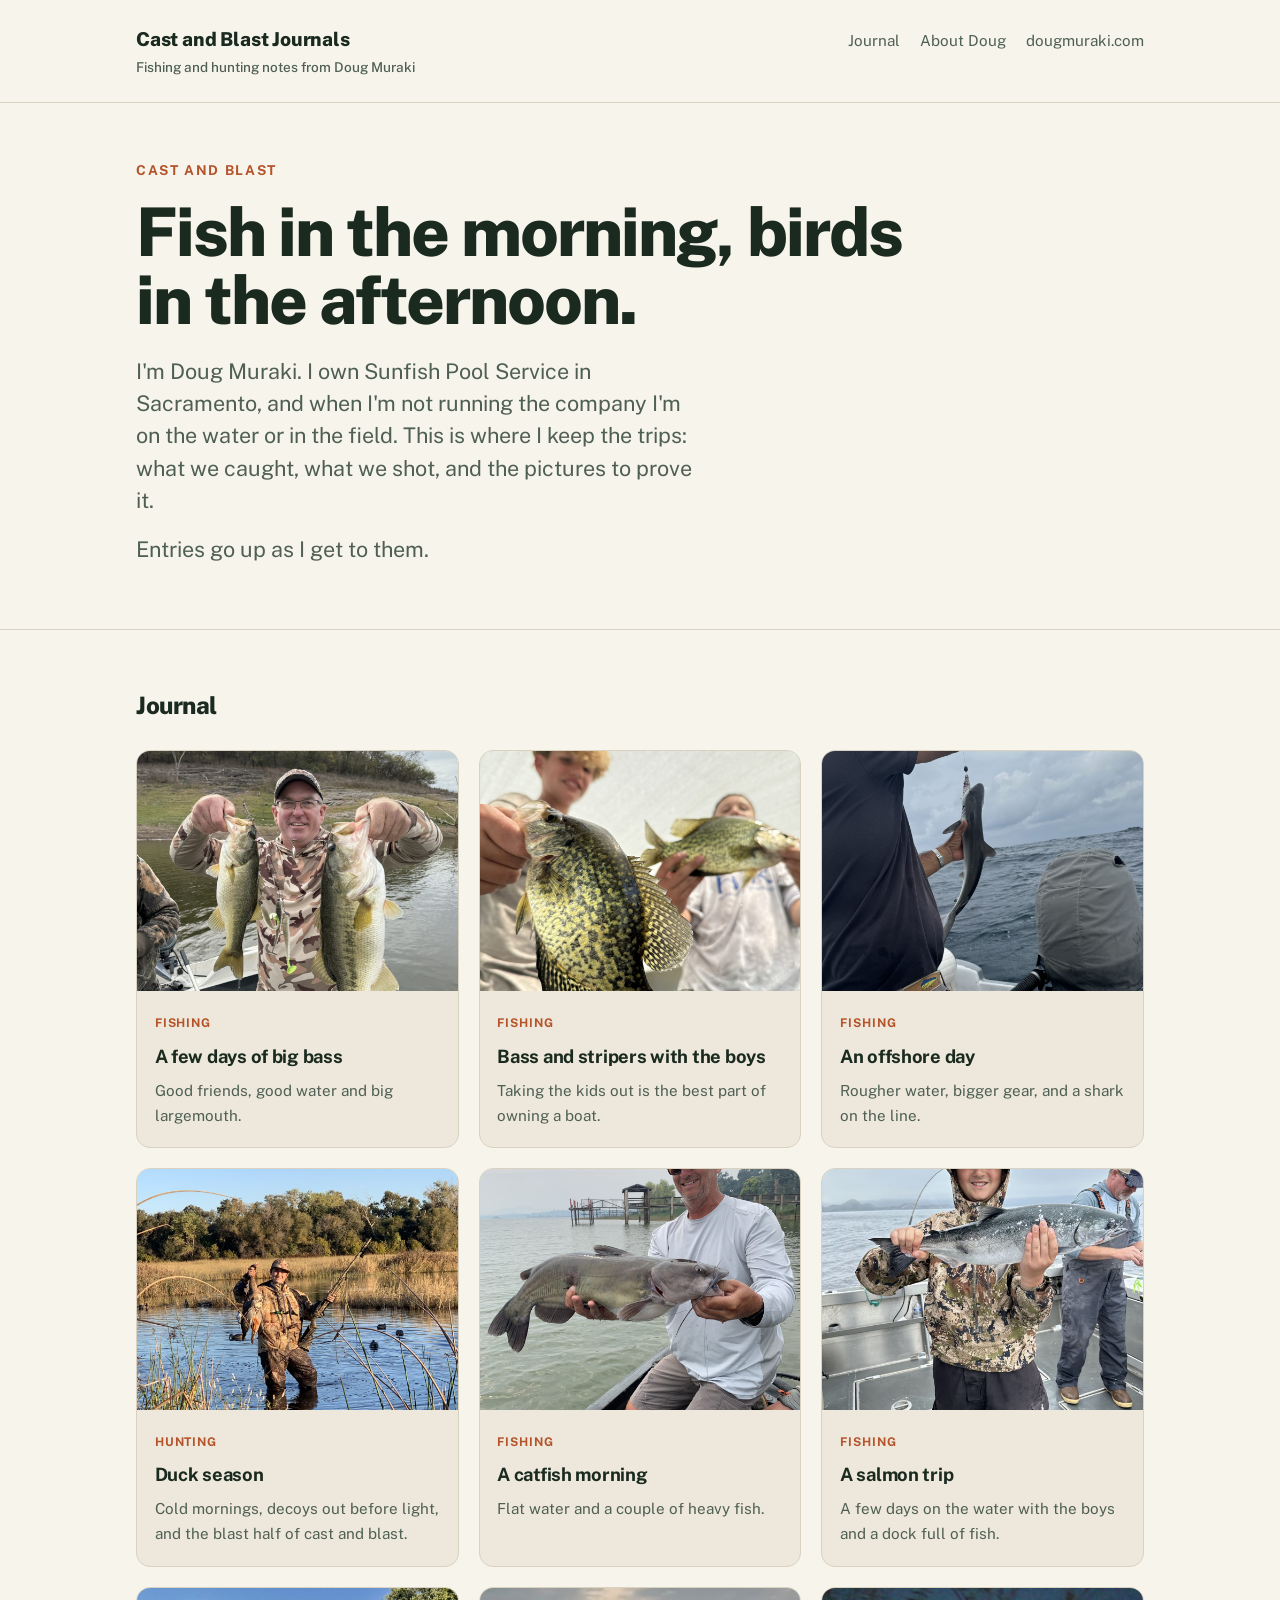
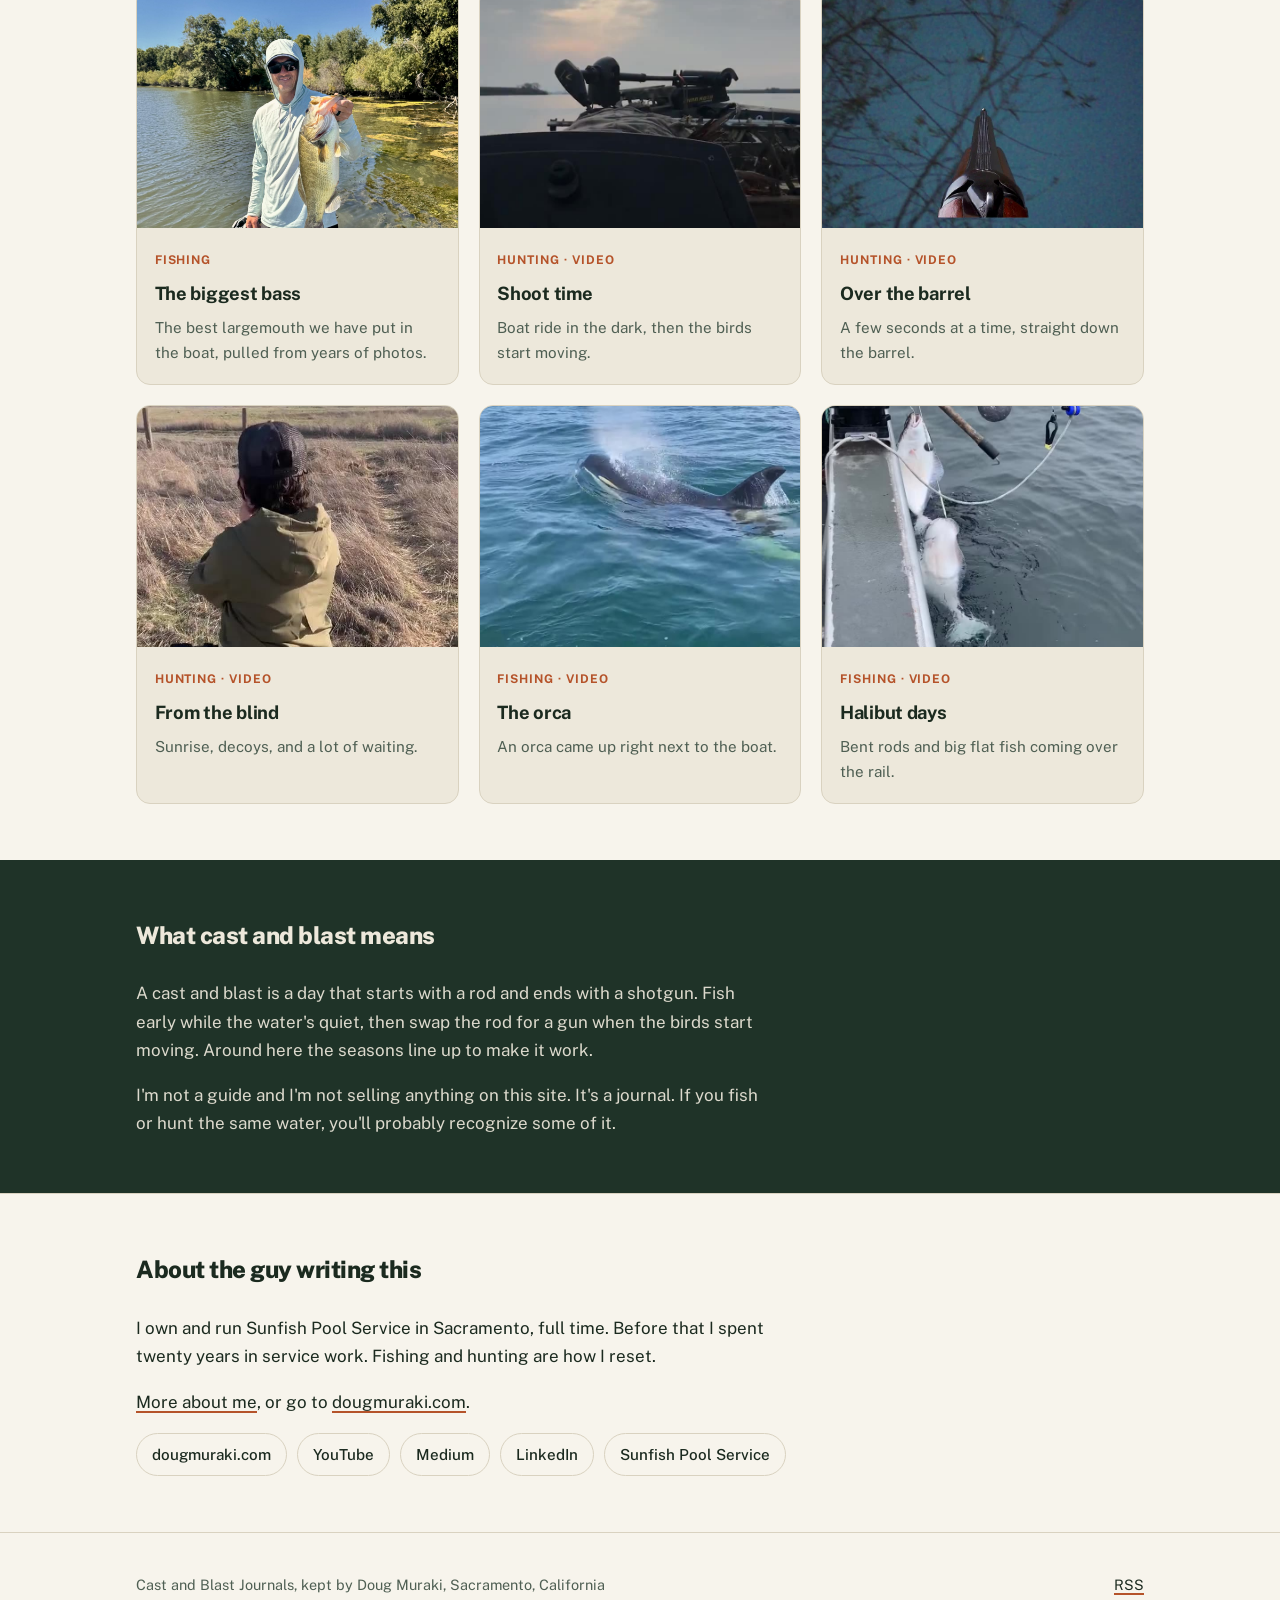
<file: index.html>
<!DOCTYPE html>
<html lang="en">
<head>
<meta charset="utf-8">
<meta name="viewport" content="width=device-width, initial-scale=1, viewport-fit=cover">
<title>Doug Muraki's Cast and Blast Journals | Fishing and Hunting Journal</title>
<meta name="description" content="Fishing and hunting journal from Doug Muraki (Douglas Muraki). Trip notes, photos and video from the water and the field, kept by the owner of Sunfish Pool Service in Sacramento, California.">
<link rel="canonical" href="https://cabjournals.com/">
<meta property="og:title" content="Cast and Blast Journals by Doug Muraki">
<meta property="og:description" content="Fishing and hunting trip notes and photos from Doug Muraki of Sacramento, California.">
<meta property="og:type" content="website">
<meta property="og:url" content="https://cabjournals.com/">
<meta property="og:image" content="https://dougmuraki.com/doug-muraki.jpg">
<meta name="twitter:card" content="summary">
<link rel="alternate" type="application/rss+xml" title="Cast and Blast Journals" href="https://cabjournals.com/feed.xml">
<link rel="preconnect" href="https://fonts.googleapis.com">
<link rel="preconnect" href="https://fonts.gstatic.com" crossorigin>
<link href="https://fonts.googleapis.com/css2?family=Public+Sans:wght@400;500;700;800&display=swap" rel="stylesheet">
<link rel="stylesheet" href="/style.css">
<script type="application/ld+json">
{"@context":"https://schema.org","@graph":[
{"@type":"WebSite","@id":"https://cabjournals.com/#website","url":"https://cabjournals.com/","name":"Cast and Blast Journals","alternateName":"CAB Journals","description":"Doug Muraki's fishing and hunting journal.","inLanguage":"en-US","publisher":{"@id":"https://dougmuraki.com/#person"}},
{"@type":"Blog","@id":"https://cabjournals.com/#blog","url":"https://cabjournals.com/","name":"Cast and Blast Journals","description":"Fishing and hunting trip notes, photos and video from Doug Muraki of Sacramento, California.","author":{"@id":"https://dougmuraki.com/#person"},"publisher":{"@id":"https://dougmuraki.com/#person"},"isPartOf":{"@id":"https://cabjournals.com/#website"}},
{"@type":"Person","@id":"https://dougmuraki.com/#person","name":"Doug Muraki","alternateName":"Douglas Muraki","url":"https://dougmuraki.com/","image":"https://dougmuraki.com/doug-muraki.jpg","jobTitle":"Owner","description":"Owner of Sunfish Pool Service in Sacramento, California. Keeps Cast and Blast Journals, a fishing and hunting journal.","worksFor":{"@type":"LocalBusiness","name":"Sunfish Pool Service","url":"https://sunfishswim.com/","telephone":"+1-916-313-8754","address":{"@type":"PostalAddress","addressLocality":"Sacramento","addressRegion":"CA","addressCountry":"US"}},"homeLocation":{"@type":"Place","name":"Sacramento, California"},"sameAs":["https://dougmuraki.com/","https://douglasmuraki.com/","https://www.linkedin.com/in/dougmuraki/","https://www.youtube.com/@dougmuraki","https://medium.com/@dougmuraki","https://about.me/dougmuraki","https://gravatar.com/dougmuraki","https://www.alignable.com/sacramento-ca/sunfish-pool-service","https://www.crunchbase.com/person/doug-muraki","https://www.sunfishswim.com/about-doug"]}
]}
</script>
</head>
<body>
<header><div class="wrap"><a class="brand" href="/">Cast and Blast Journals<small>Fishing and hunting notes from Doug Muraki</small></a><nav aria-label="Site"><a href="/#journal">Journal</a><a href="/about.html">About Doug</a><a href="https://dougmuraki.com/">dougmuraki.com</a></nav></div></header>
<main>
<div class="hero"><div class="wrap">
<p class="eyebrow">Cast and blast</p>
<h1>Fish in the morning, birds in the afternoon.</h1>
<p class="lede">I'm Doug Muraki. I own Sunfish Pool Service in Sacramento, and when I'm not running the company I'm on the water or in the field. This is where I keep the trips: what we caught, what we shot, and the pictures to prove it.</p>
<p class="lede">Entries go up as I get to them.</p>
</div></div>

<section id="journal"><div class="wrap">
<h2>Journal</h2>
<ul class="entries" id="entries">
<li><a href="/journal/big-bass-trip.html"><img src="/img/bass-06.jpg" alt="Photo from Doug Muraki's fishing and hunting journal" width="800" height="600" loading="lazy"><div class="card"><span class="tag">Fishing</span><h3>A few days of big bass</h3><p>Good friends, good water and big largemouth.</p></div></a></li>
<li><a href="/journal/the-boys.html"><img src="/img/boys-07.jpg" alt="Photo from Doug Muraki's fishing and hunting journal" width="800" height="600" loading="lazy"><div class="card"><span class="tag">Fishing</span><h3>Bass and stripers with the boys</h3><p>Taking the kids out is the best part of owning a boat.</p></div></a></li>
<li><a href="/journal/offshore.html"><img src="/img/offshore-03.jpg" alt="Photo from Doug Muraki's fishing and hunting journal" width="800" height="600" loading="lazy"><div class="card"><span class="tag">Fishing</span><h3>An offshore day</h3><p>Rougher water, bigger gear, and a shark on the line.</p></div></a></li>
<li><a href="/journal/duck-season.html"><img src="/img/ducks-04.jpg" alt="Photo from Doug Muraki's fishing and hunting journal" width="800" height="600" loading="lazy"><div class="card"><span class="tag">Hunting</span><h3>Duck season</h3><p>Cold mornings, decoys out before light, and the blast half of cast and blast.</p></div></a></li>
<li><a href="/journal/catfish-morning.html"><img src="/img/catfish-02.jpg" alt="Photo from Doug Muraki's fishing and hunting journal" width="800" height="600" loading="lazy"><div class="card"><span class="tag">Fishing</span><h3>A catfish morning</h3><p>Flat water and a couple of heavy fish.</p></div></a></li>
<li><a href="/journal/salmon-trip.html"><img src="/img/salmon-07.jpg" alt="Photo from Doug Muraki's fishing and hunting journal" width="800" height="600" loading="lazy"><div class="card"><span class="tag">Fishing</span><h3>A salmon trip</h3><p>A few days on the water with the boys and a dock full of fish.</p></div></a></li>
<li><a href="/journal/biggest-bass.html"><img src="/img/bigbass-00.jpg" alt="Photo from Doug Muraki's fishing and hunting journal" width="800" height="600" loading="lazy" style="object-position:50% 38%"><div class="card"><span class="tag">Fishing</span><h3>The biggest bass</h3><p>The best largemouth we have put in the boat, pulled from years of photos.</p></div></a></li>
<li><a href="/journal/shoot-time.html"><img src="/video/hunt-06.jpg" alt="Photo from Doug Muraki's fishing and hunting journal" width="800" height="600" loading="lazy"><div class="card"><span class="tag">Hunting · Video</span><h3>Shoot time</h3><p>Boat ride in the dark, then the birds start moving.</p></div></a>
</li>
<li><a href="/journal/over-the-barrel.html"><img src="/video/hunt-01.jpg" alt="Photo from Doug Muraki's fishing and hunting journal" width="800" height="600" loading="lazy"><div class="card"><span class="tag">Hunting · Video</span><h3>Over the barrel</h3><p>A few seconds at a time, straight down the barrel.</p></div></a>
</li>
<li><a href="/journal/from-the-blind.html"><img src="/video/hunt-09.jpg" alt="Photo from Doug Muraki's fishing and hunting journal" width="800" height="600" loading="lazy"><div class="card"><span class="tag">Hunting · Video</span><h3>From the blind</h3><p>Sunrise, decoys, and a lot of waiting.</p></div></a>
</li>
<li><a href="/journal/the-orca.html"><img src="/video/orca-01.jpg" alt="Photo from Doug Muraki's fishing and hunting journal" width="800" height="600" loading="lazy"><div class="card"><span class="tag">Fishing · Video</span><h3>The orca</h3><p>An orca came up right next to the boat.</p></div></a>
</li>
<li><a href="/journal/halibut-days.html"><img src="/video/fish-01.jpg" alt="Photo from Doug Muraki's fishing and hunting journal" width="800" height="600" loading="lazy"><div class="card"><span class="tag">Fishing · Video</span><h3>Halibut days</h3><p>Bent rods and big flat fish coming over the rail.</p></div></a>
</li>
</ul>
</div></section>

<section class="band"><div class="wrap body">
<h2>What cast and blast means</h2>
<p>A cast and blast is a day that starts with a rod and ends with a shotgun. Fish early while the water's quiet, then swap the rod for a gun when the birds start moving. Around here the seasons line up to make it work.</p>
<p>I'm not a guide and I'm not selling anything on this site. It's a journal. If you fish or hunt the same water, you'll probably recognize some of it.</p>
</div></section>

<section><div class="wrap body">
<h2>About the guy writing this</h2>
<p>I own and run Sunfish Pool Service in Sacramento, full time. Before that I spent twenty years in service work. Fishing and hunting are how I reset.</p>
<p><a href="/about.html">More about me</a>, or go to <a href="https://dougmuraki.com/">dougmuraki.com</a>.</p>
<ul class="links" aria-label="Doug Muraki elsewhere">
<li><a href="https://dougmuraki.com/" rel="me">dougmuraki.com</a></li>
<li><a href="https://www.youtube.com/@dougmuraki" rel="me">YouTube</a></li>
<li><a href="https://medium.com/@dougmuraki" rel="me">Medium</a></li>
<li><a href="https://www.linkedin.com/in/dougmuraki/" rel="me">LinkedIn</a></li>
<li><a href="https://sunfishswim.com/">Sunfish Pool Service</a></li>
</ul>
</div></section>
</main>
<footer><div class="wrap"><span>Cast and Blast Journals, kept by Doug Muraki, Sacramento, California</span><span><a href="/feed.xml">RSS</a></span></div></footer>
</body>
</html>
</file>
<file: style.css>
:root{--ink:#1B2A1F;--ink-soft:#4F5F53;--paper:#F7F4EC;--paper-2:#EDE8DB;--moss:#2F4A3A;--rust:#B5532A;--line:#D9D2C0;--band:#1F3328;--band-ink:#EDE8DB;box-sizing:border-box}
@media (prefers-color-scheme:dark){:root{--ink:#EDE8DB;--ink-soft:#B7B3A4;--paper:#131A15;--paper-2:#1C261F;--line:#2E3B32;--band:#0E1511}}
*,*::before,*::after{box-sizing:inherit}
body{margin:0;background:var(--paper);color:var(--ink);font-family:"Public Sans","Segoe UI",Roboto,system-ui,sans-serif;font-size:1.0625rem;line-height:1.65}
a{color:var(--ink);text-decoration-color:var(--rust);text-decoration-thickness:2px;text-underline-offset:3px}
a:hover{color:var(--rust)}
a:focus-visible{outline:3px solid var(--rust);outline-offset:3px}
img{max-width:100%;display:block;height:auto}
.wrap{max-width:66rem;margin:0 auto;padding:0 1.5rem}
header{padding:1.5rem 0;border-bottom:1px solid var(--line)}
header .wrap{display:flex;justify-content:space-between;align-items:baseline;gap:1rem;flex-wrap:wrap}
.brand{font-weight:800;font-size:1.2rem;text-decoration:none;letter-spacing:-0.01em}
.brand small{display:block;font-weight:500;font-size:0.85rem;color:var(--ink-soft);letter-spacing:0}
nav a{margin-left:1.25rem;text-decoration:none;color:var(--ink-soft);font-size:0.95rem}
nav a:first-child{margin-left:0}
.hero{padding:3.5rem 0 3rem}
.eyebrow{font-size:0.85rem;font-weight:700;letter-spacing:0.12em;text-transform:uppercase;color:var(--rust);margin:0 0 1rem}
h1{font-size:clamp(2.2rem,5.6vw,4.2rem);line-height:1.02;letter-spacing:-0.03em;font-weight:800;margin:0 0 1.25rem;max-width:18ch}
.lede{font-size:clamp(1.1rem,1.9vw,1.35rem);line-height:1.5;margin:0 0 1rem;max-width:44ch;color:var(--ink-soft)}
section{padding:3.5rem 0;border-top:1px solid var(--line)}
h2{font-size:1.5rem;font-weight:800;margin:0 0 1.5rem;letter-spacing:-0.02em}
.body p{margin:0 0 1.1rem;max-width:64ch}
.body p:last-child{margin-bottom:0}
.entries{list-style:none;padding:0;margin:0;display:grid;gap:1.25rem;grid-template-columns:repeat(auto-fill,minmax(17rem,1fr))}
.entries li{border:1px solid var(--line);border-radius:14px;overflow:hidden;background:var(--paper-2)}
.entries a{display:block;text-decoration:none;height:100%}
.entries img{aspect-ratio:4/3;object-fit:cover;width:100%}
.entries .card{padding:1rem 1.1rem 1.2rem}
.entries time{font-size:0.85rem;color:var(--ink-soft);display:block;margin-bottom:0.3rem}
.entries h3{margin:0 0 0.35rem;font-size:1.15rem;letter-spacing:-0.015em}
.entries p{margin:0;font-size:0.95rem;color:var(--ink-soft)}
.tag{display:inline-block;font-size:0.75rem;font-weight:700;letter-spacing:0.08em;text-transform:uppercase;color:var(--rust);margin-bottom:0.5rem}
.band{background:var(--band);color:var(--band-ink);border-top:0}
.band h2{color:var(--band-ink)}
.band p{color:var(--band-ink);opacity:.92}
.links{display:flex;flex-wrap:wrap;gap:0.6rem;list-style:none;padding:0;margin:1rem 0 0}
.links a{display:inline-block;padding:0.5rem 0.95rem;border:1px solid var(--line);border-radius:999px;text-decoration:none;font-weight:500;font-size:0.95rem}
.links a:hover{border-color:var(--rust)}
article.entry{padding:3rem 0}
article.entry .meta{color:var(--ink-soft);font-size:0.95rem;margin:0 0 1.5rem}
article.entry h1{font-size:clamp(2rem,4.5vw,3.2rem)}
.photos{display:grid;gap:0.75rem;grid-template-columns:repeat(auto-fill,minmax(16rem,1fr));margin:2rem 0}
.photos figure{margin:0}
.photos img{border-radius:10px;aspect-ratio:4/3;object-fit:cover;width:100%}
.photos figcaption{font-size:0.85rem;color:var(--ink-soft);margin-top:0.35rem}
.photos .tall img{aspect-ratio:3/4}
.byline{display:flex;align-items:center;gap:0.8rem;margin:2.5rem 0 0;padding-top:1.5rem;border-top:1px solid var(--line);font-size:0.95rem;color:var(--ink-soft)}
.byline img{width:48px;height:48px;border-radius:50%;object-fit:cover}
.pager{display:flex;justify-content:space-between;gap:1rem;margin-top:2rem;font-size:0.95rem}
footer{padding:2.5rem 0 3rem;border-top:1px solid var(--line);color:var(--ink-soft);font-size:0.9rem}
footer .wrap{display:flex;justify-content:space-between;gap:1rem;flex-wrap:wrap}
@media (max-width:48rem){nav a{margin-left:1rem}}
</file>
